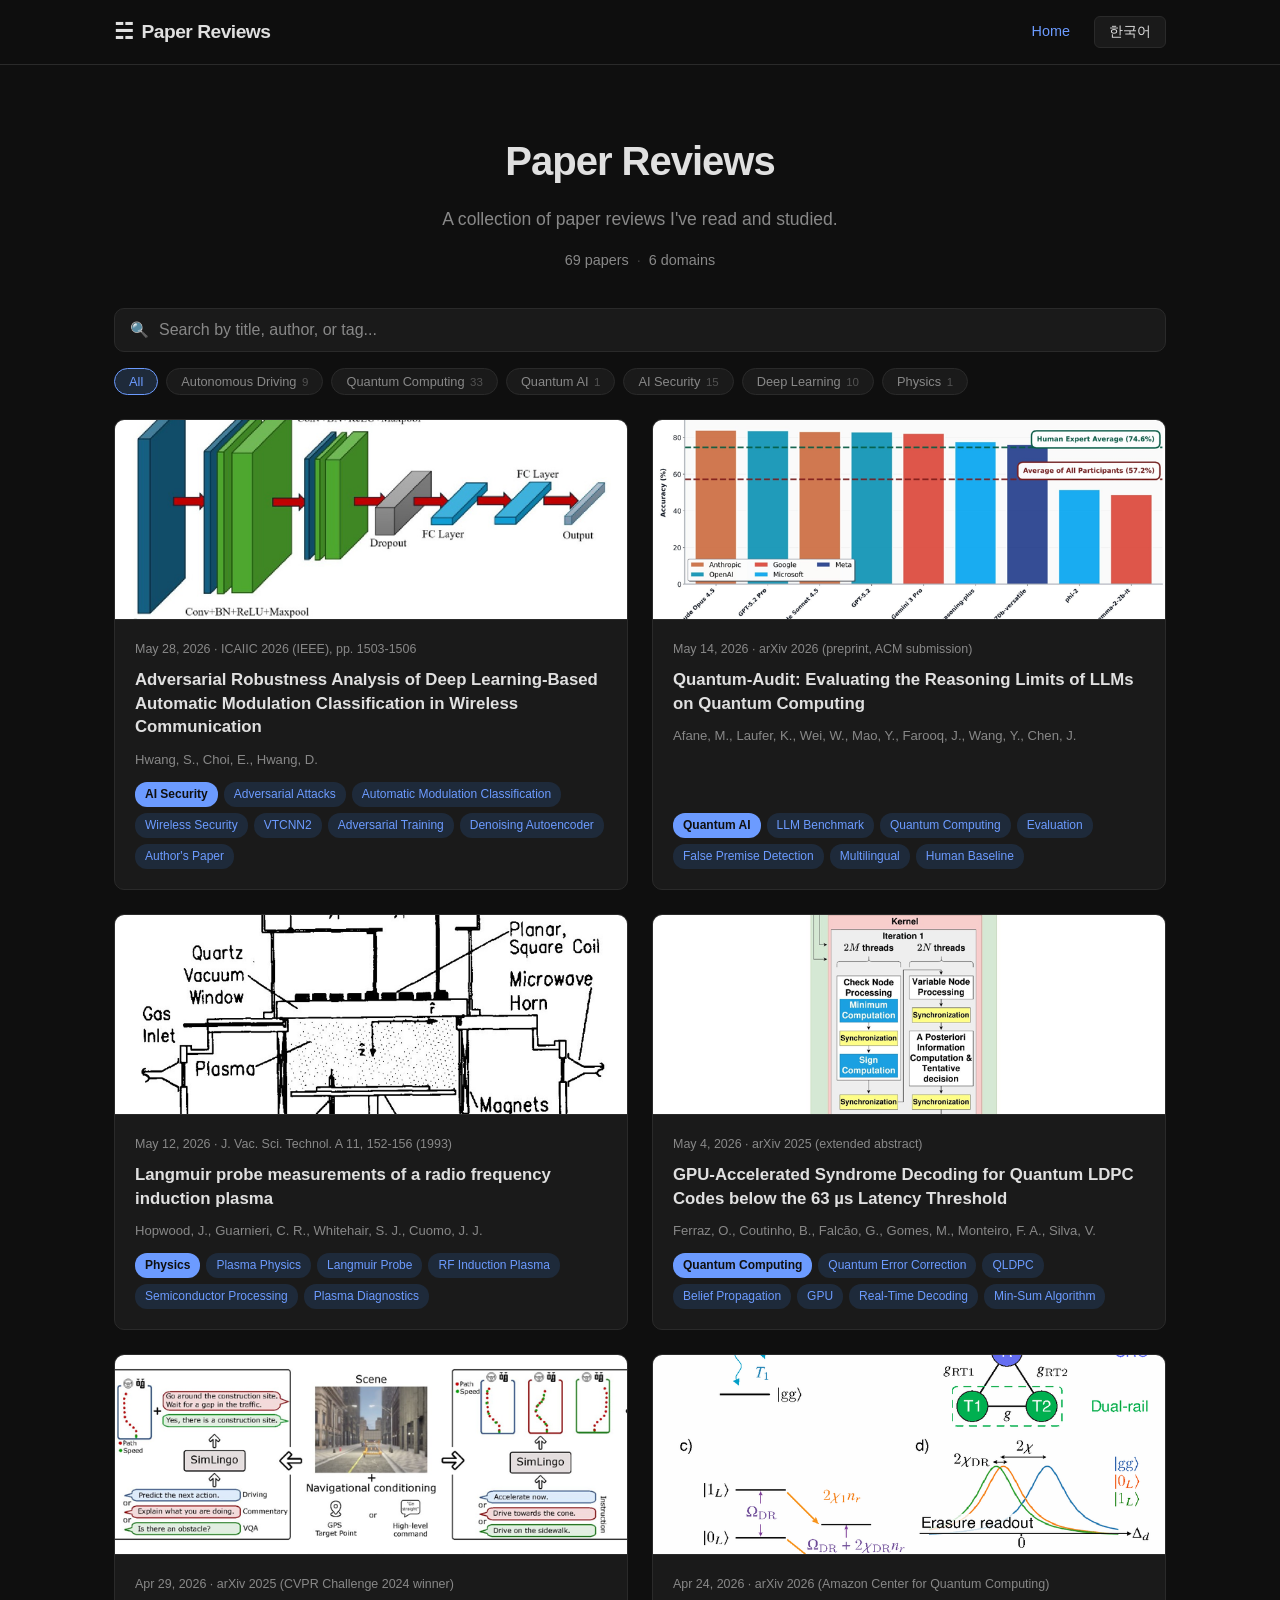
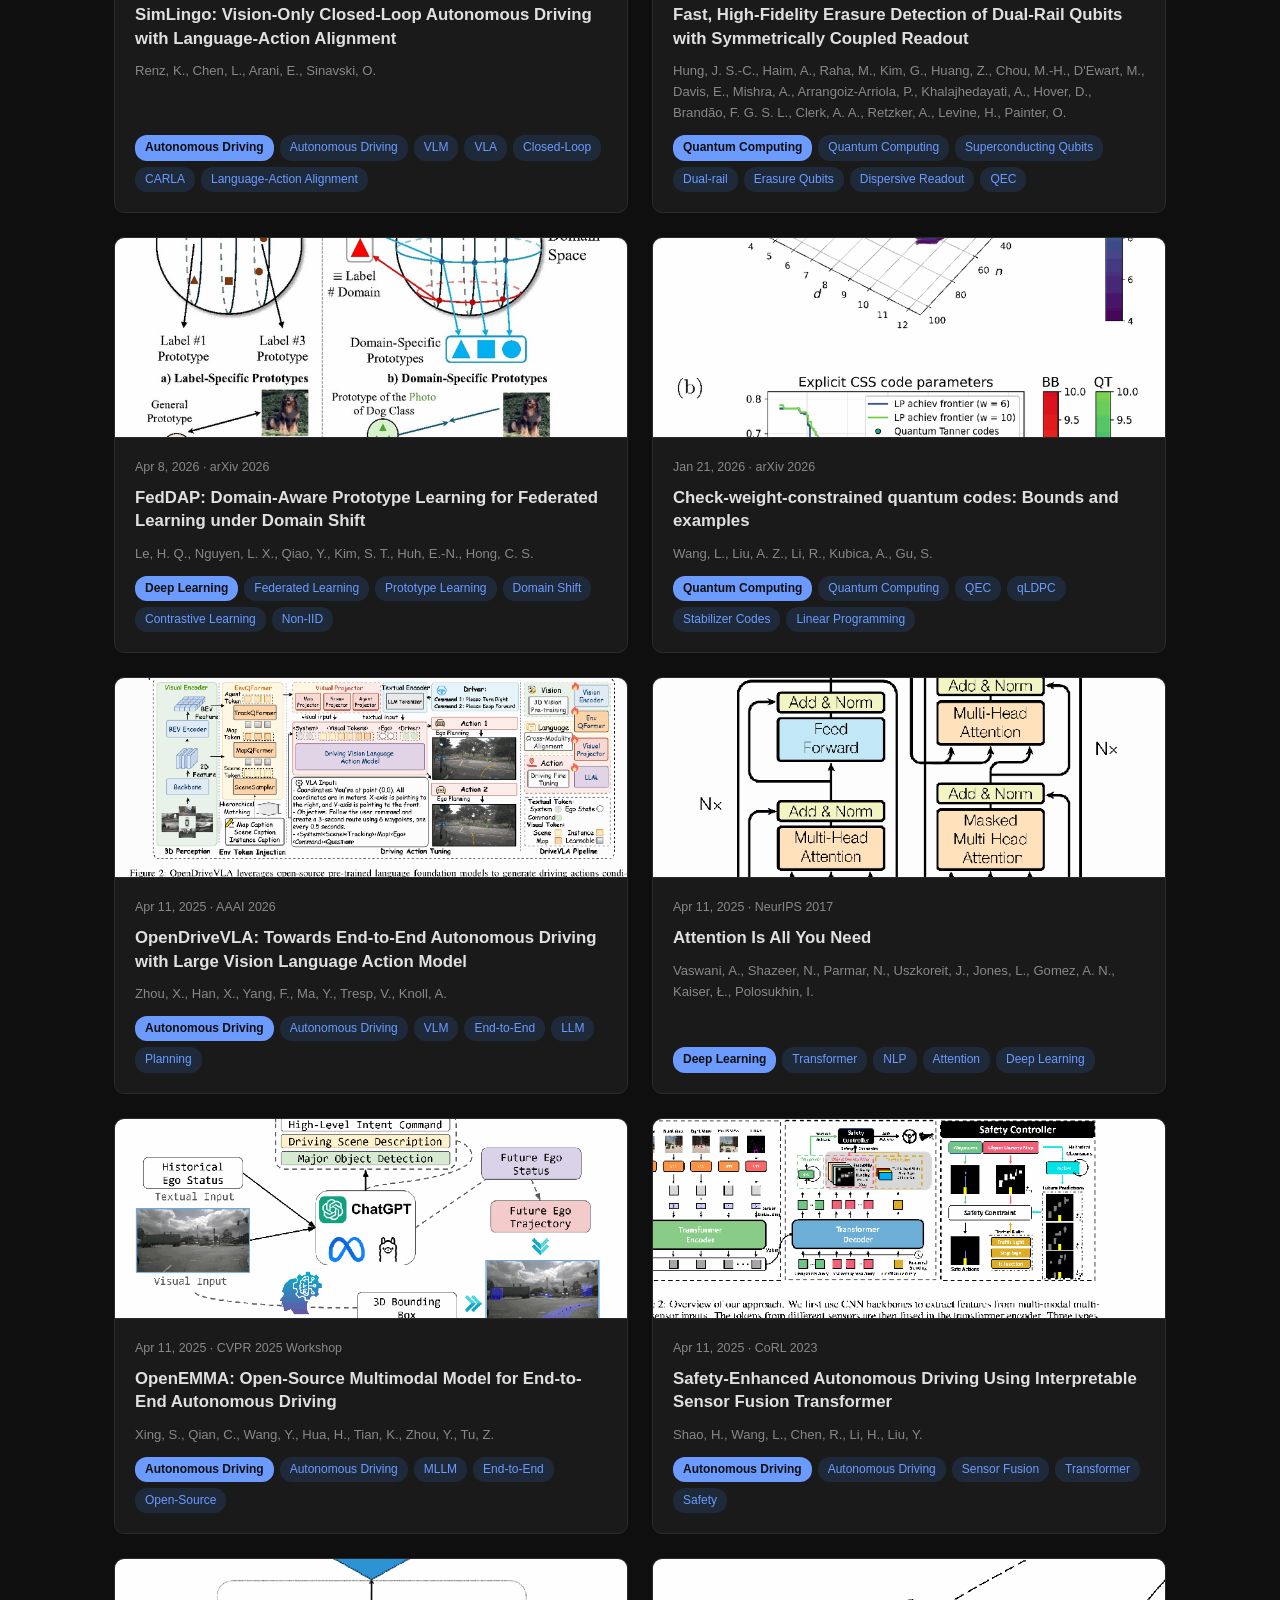
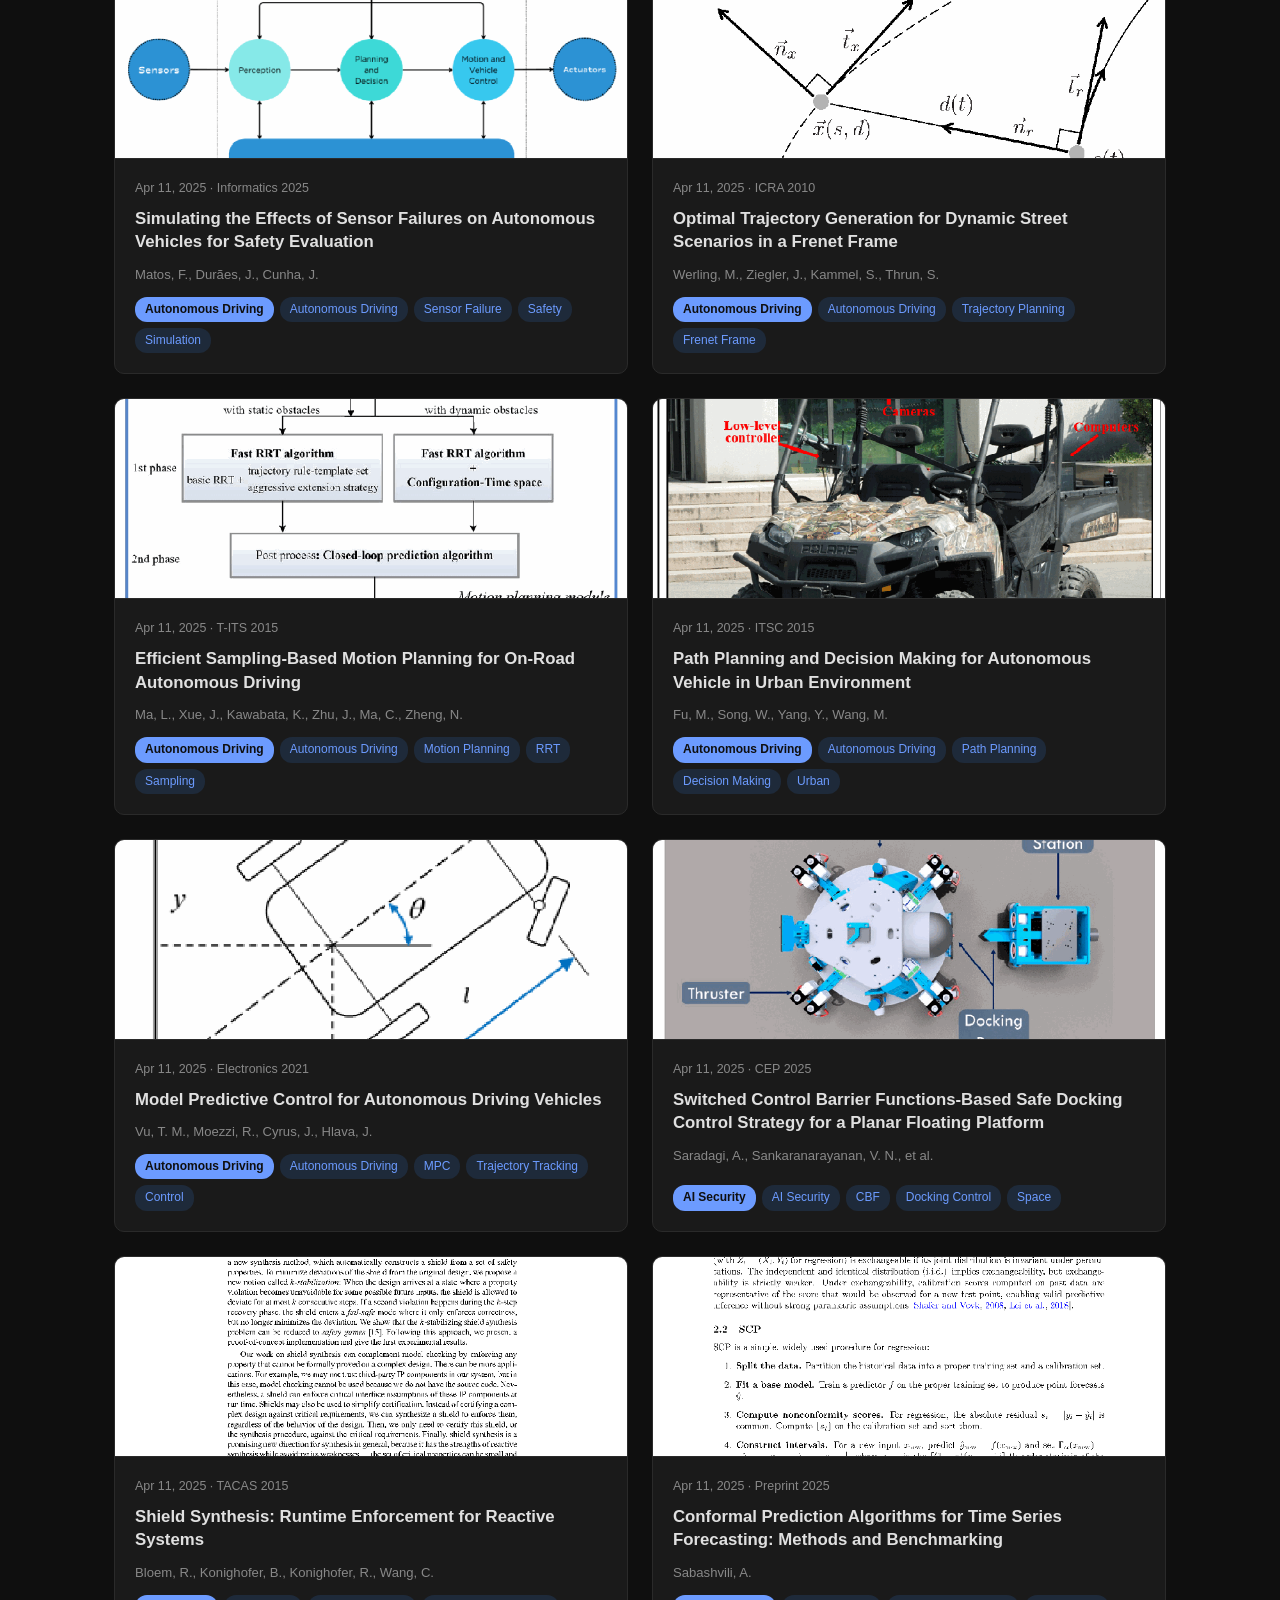
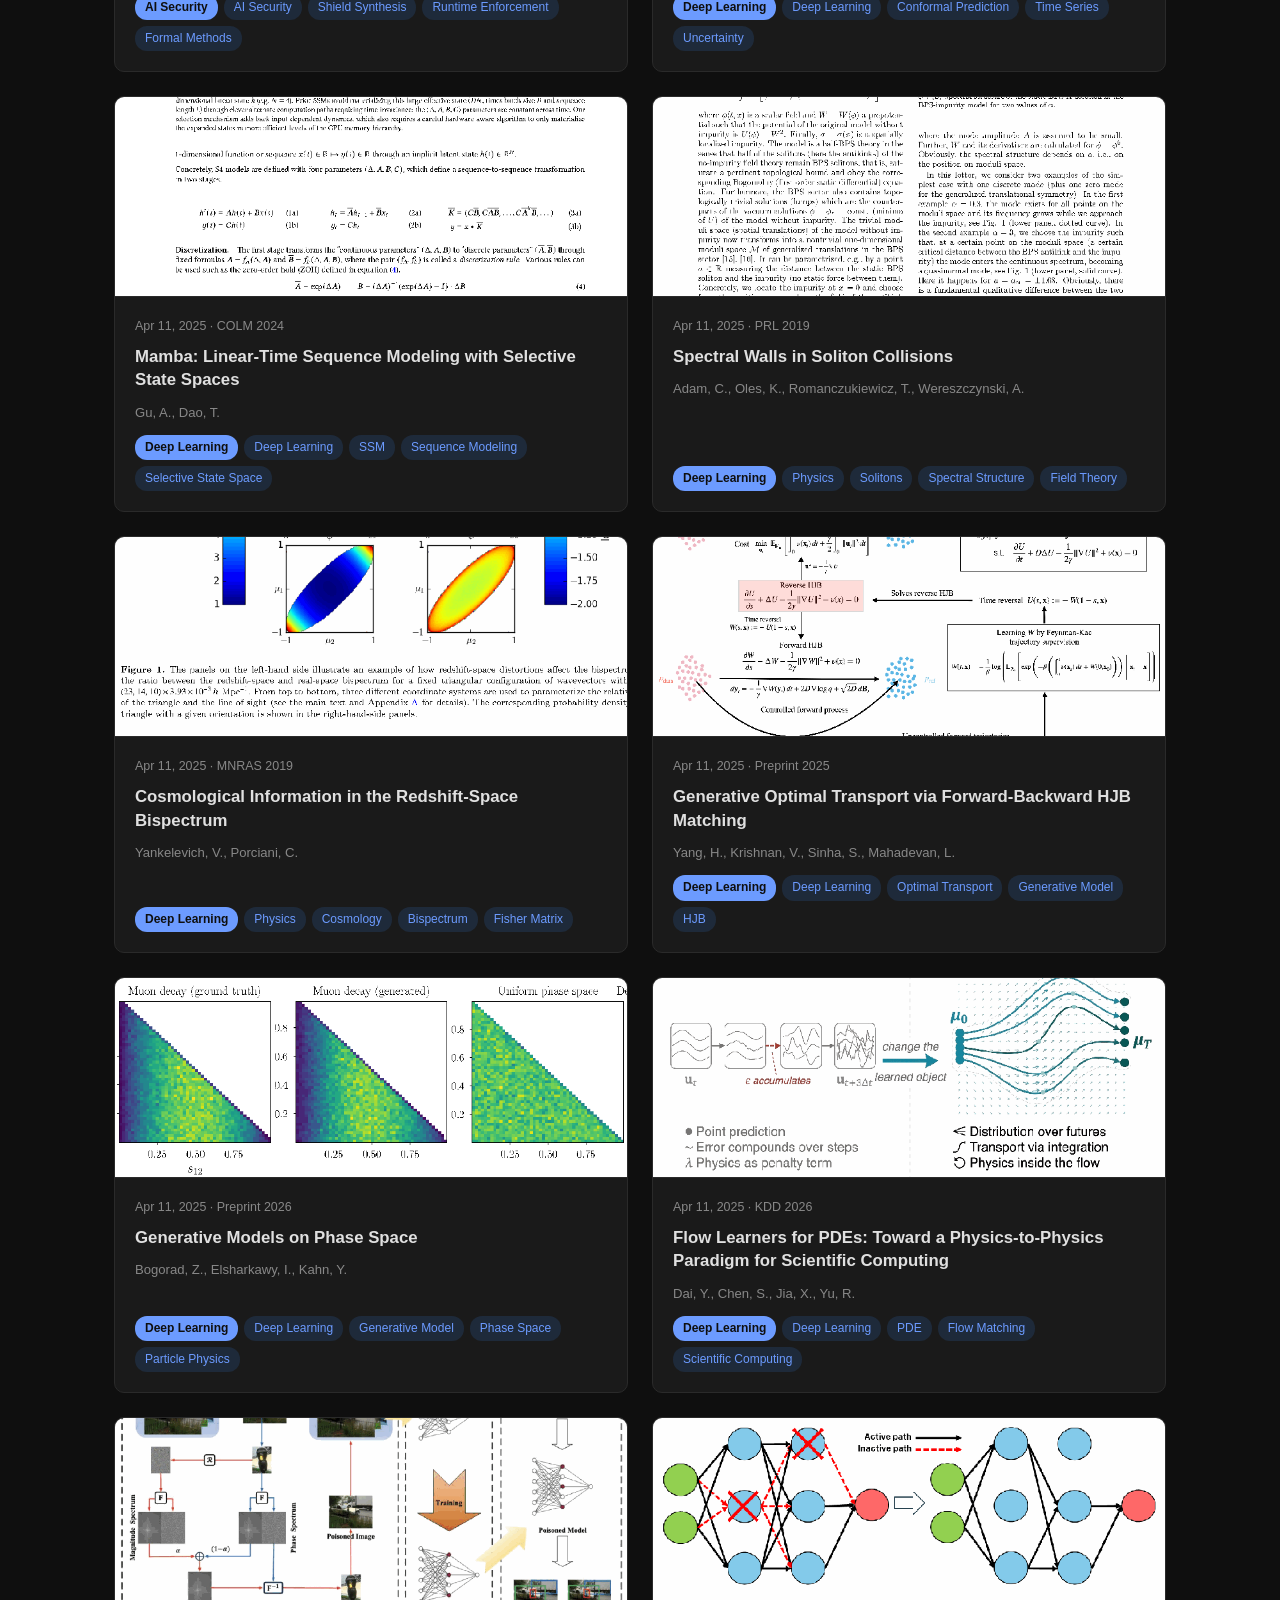
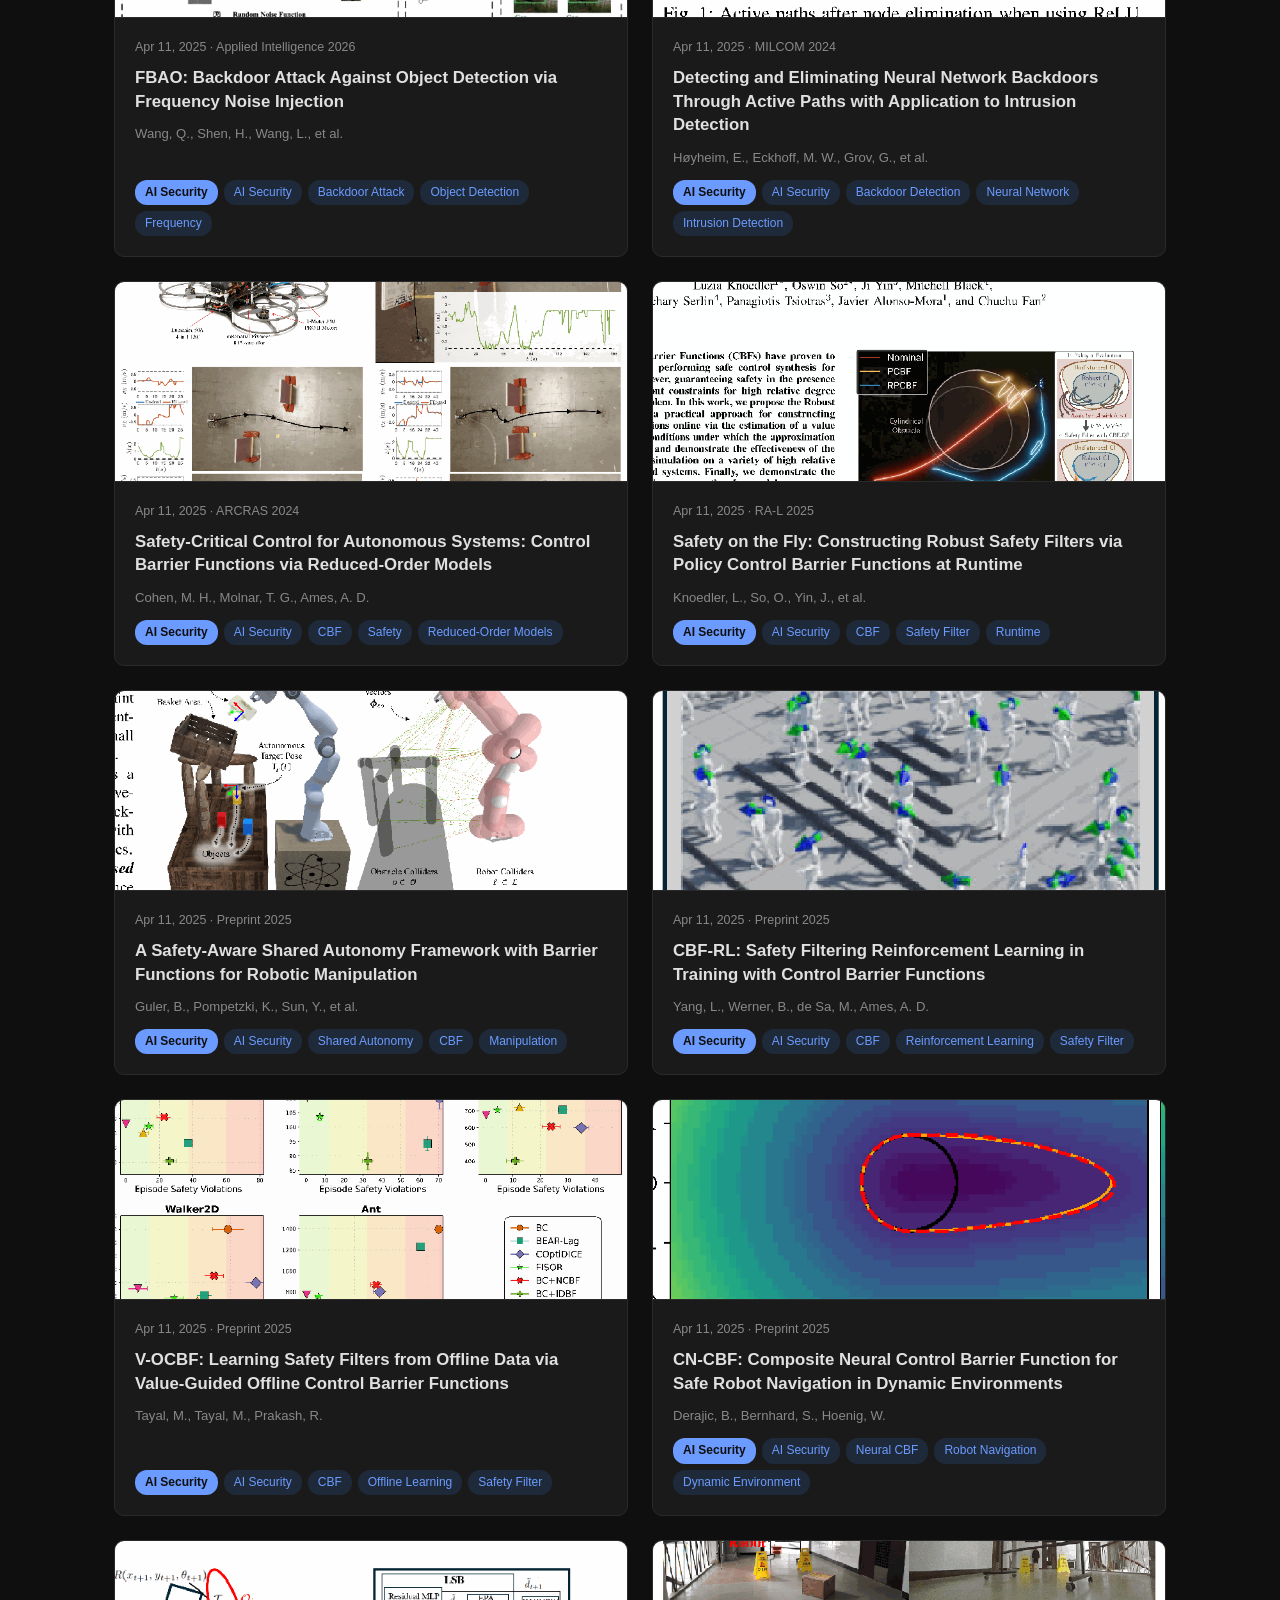
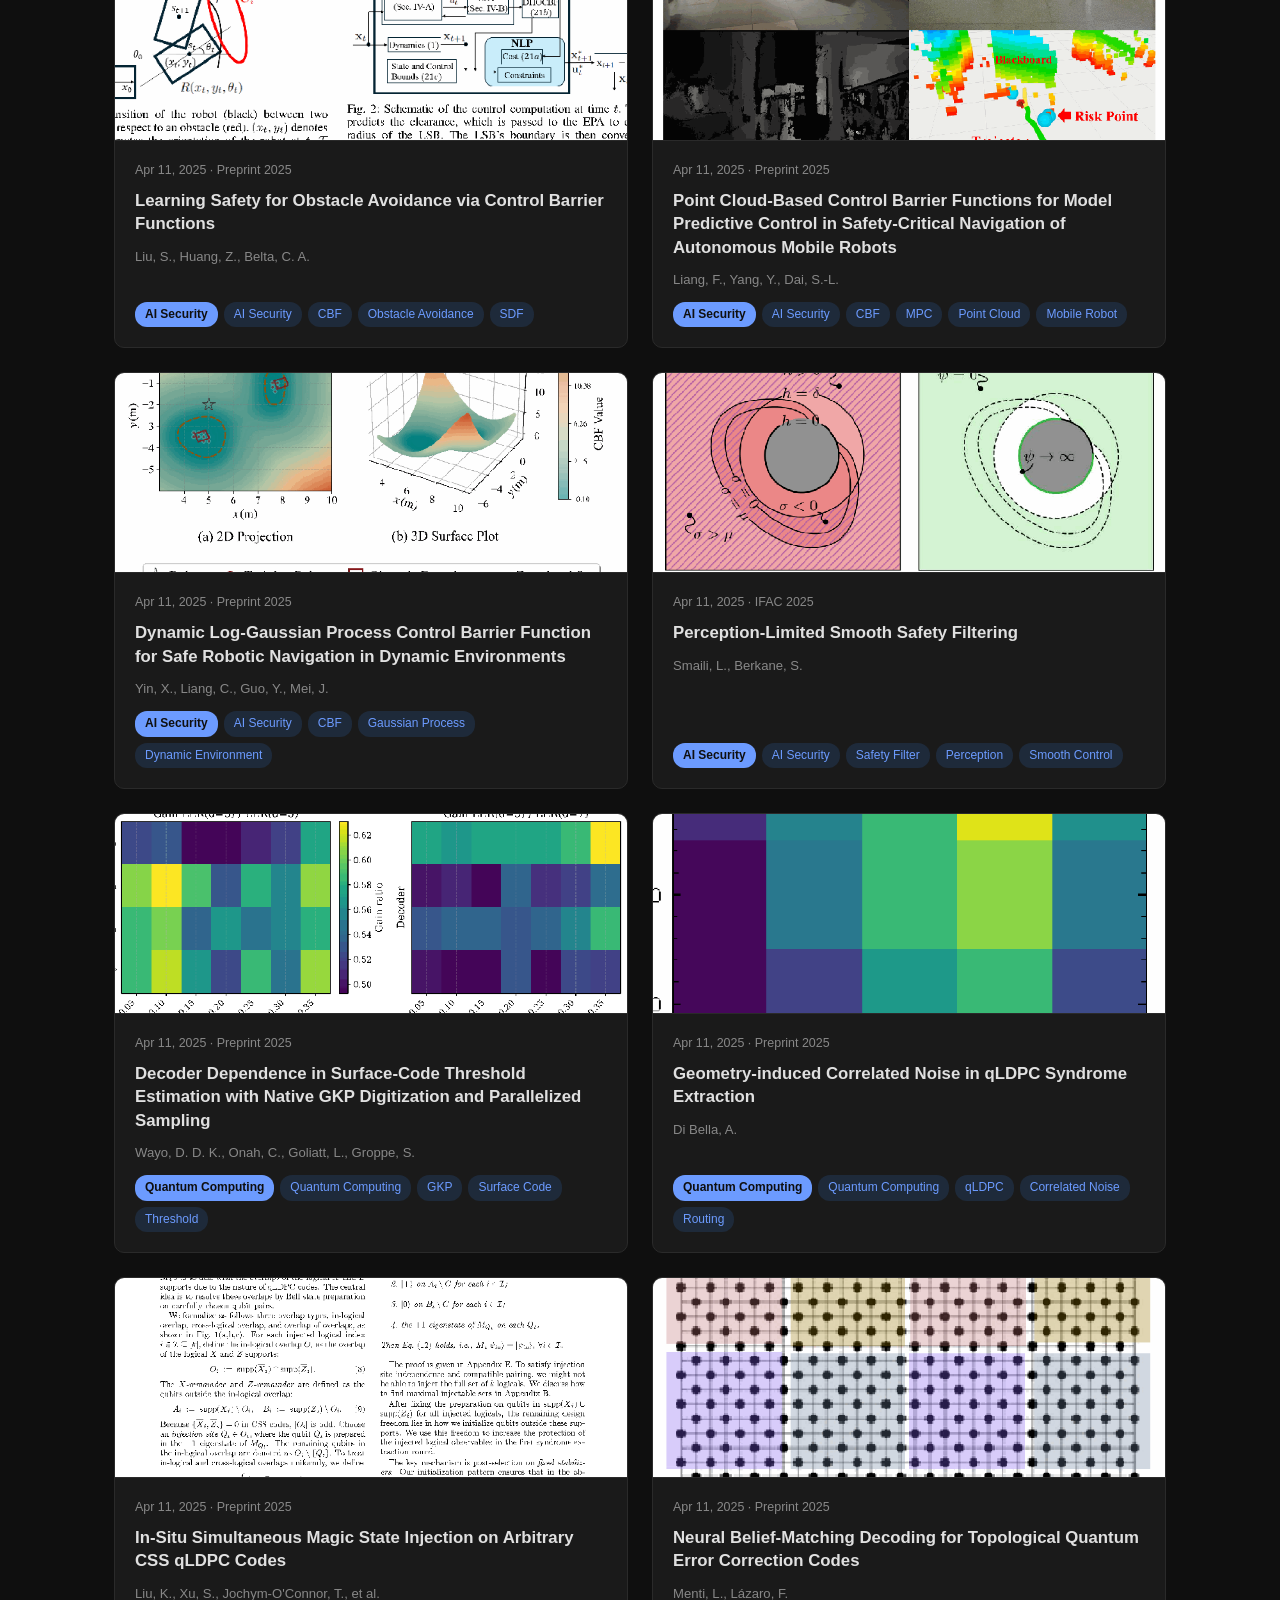
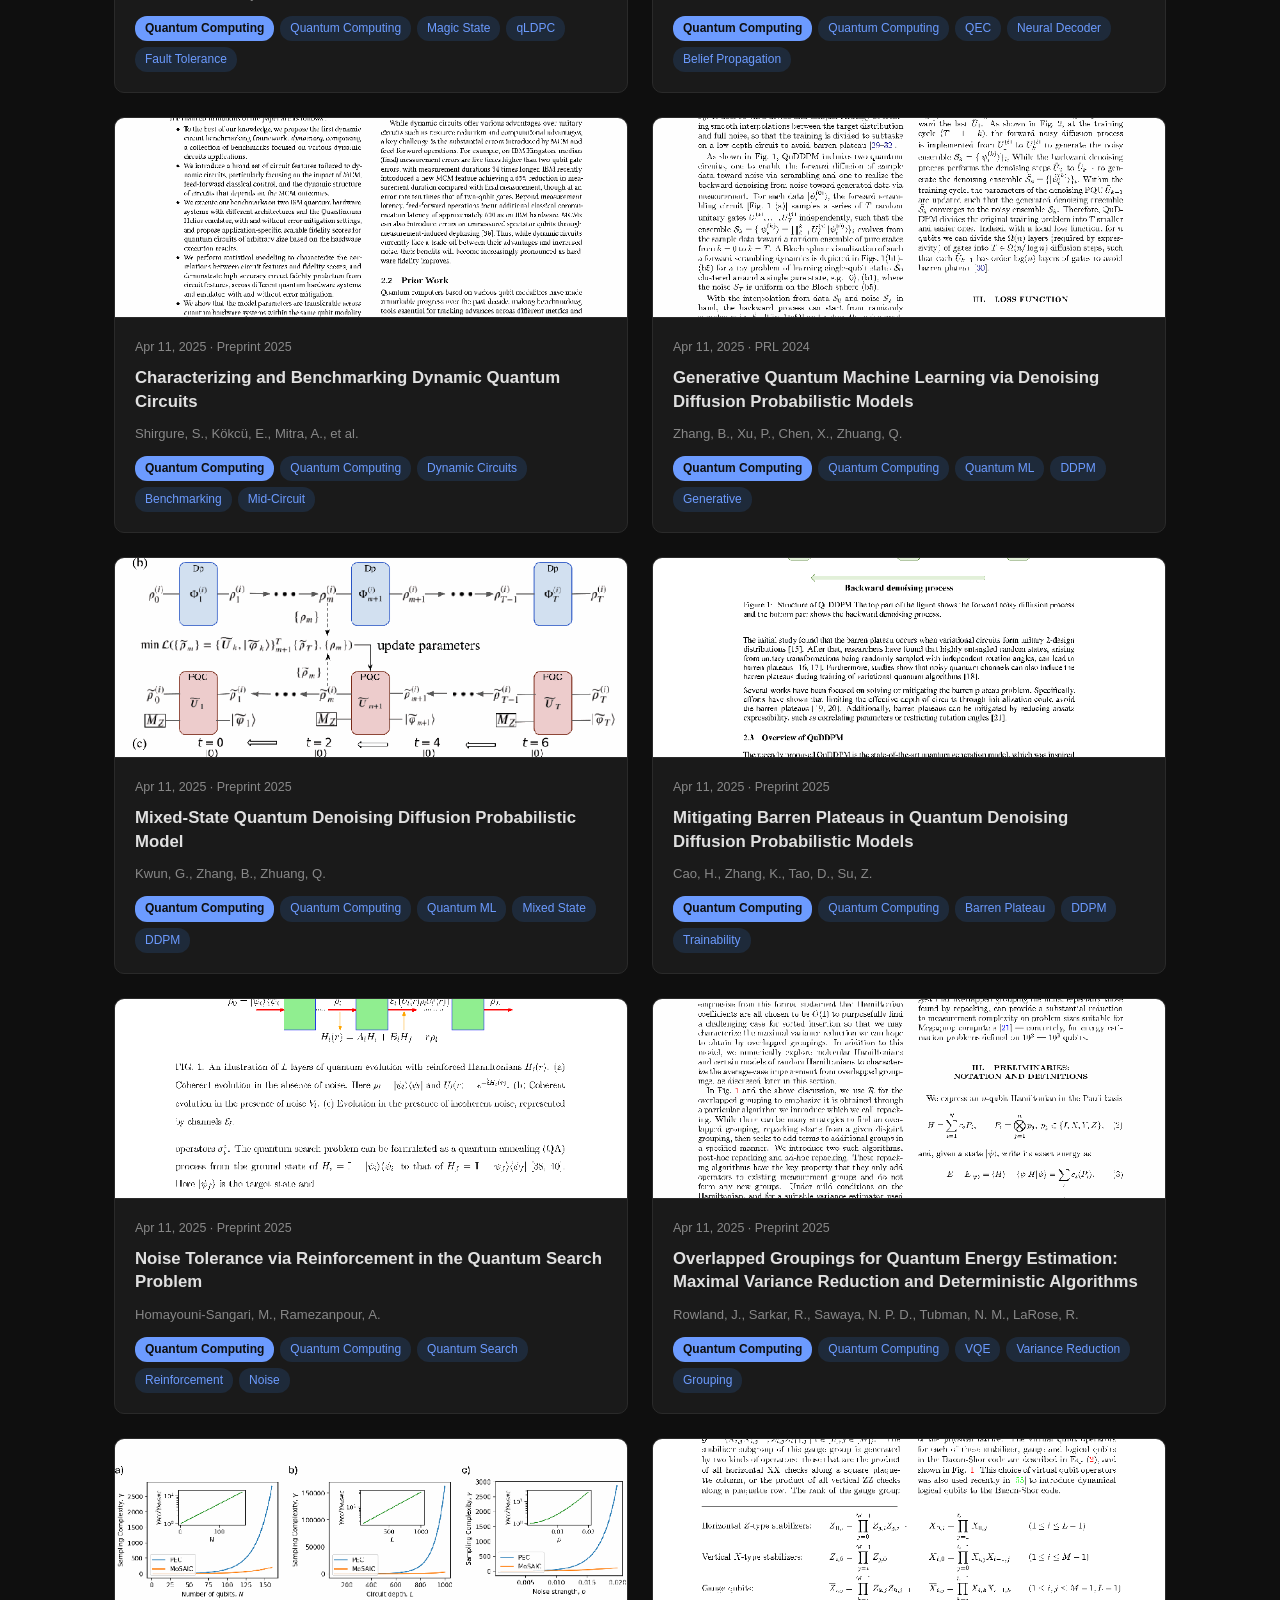
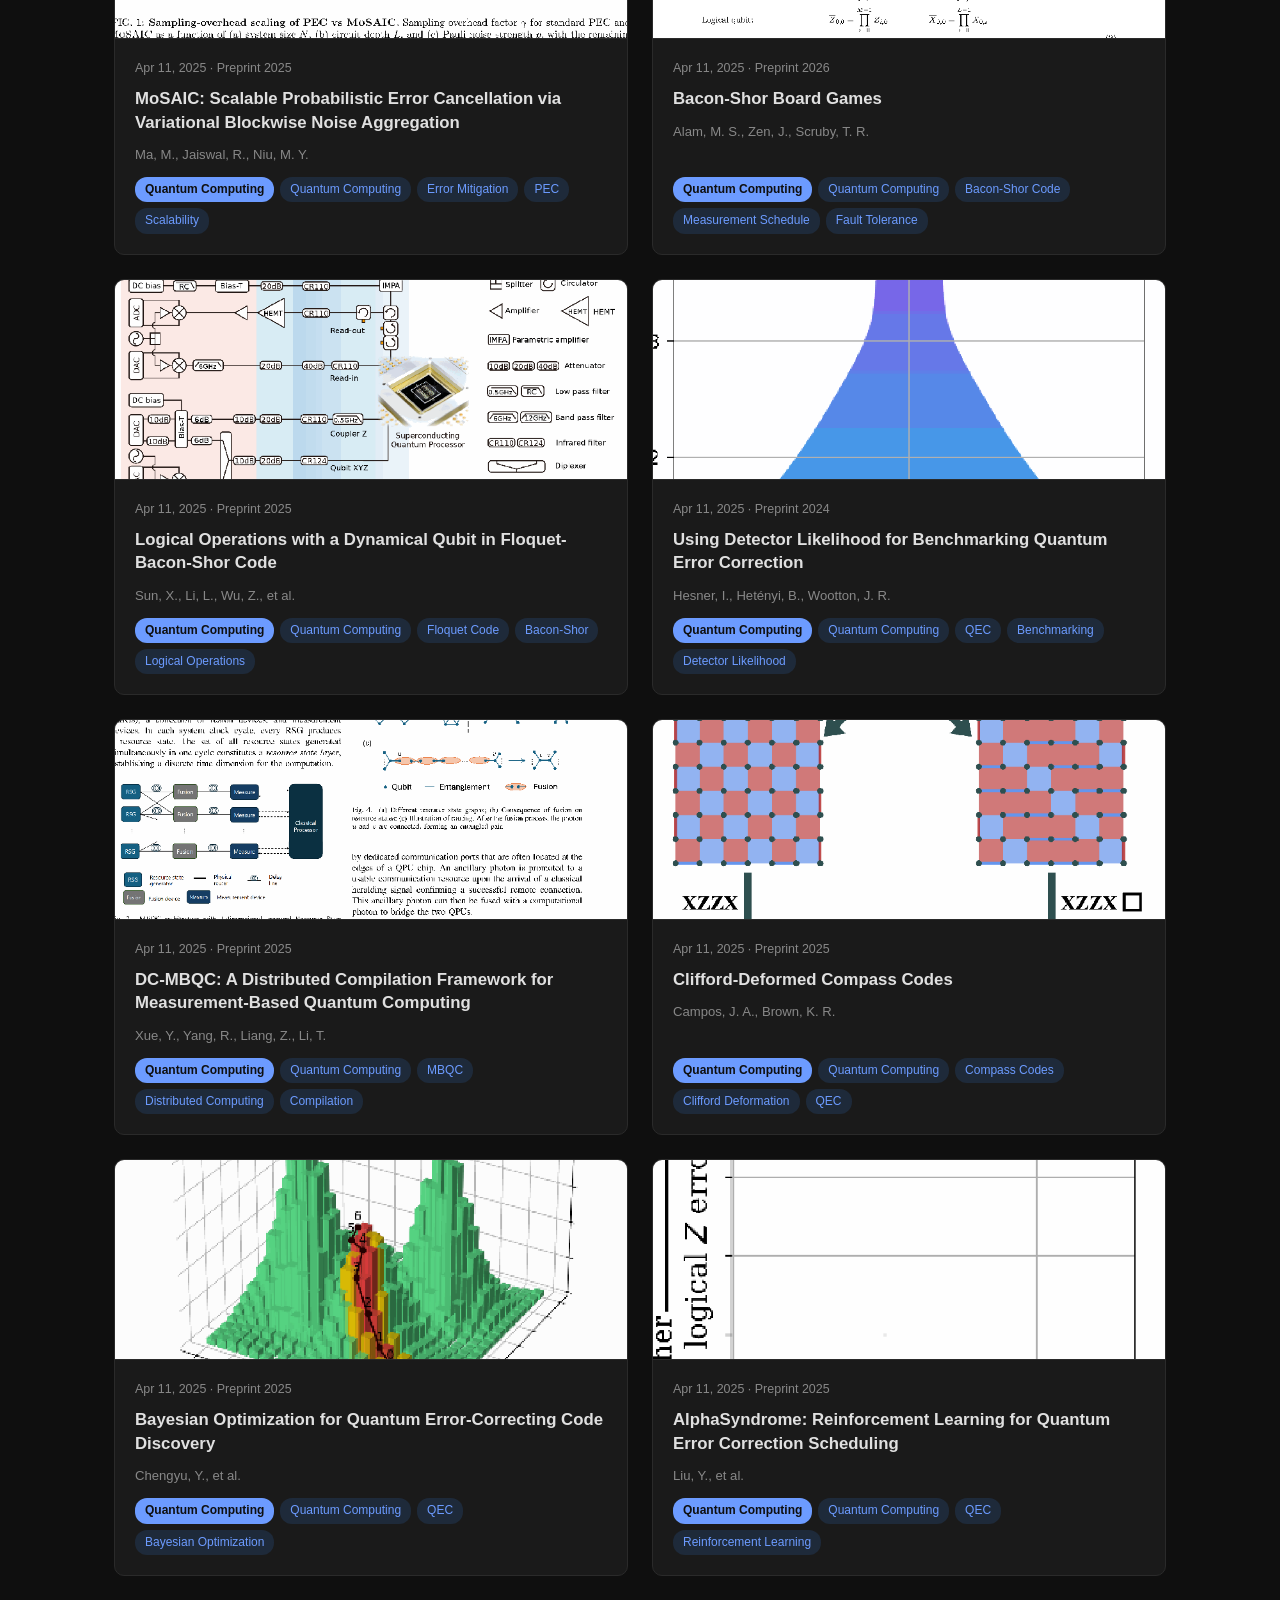
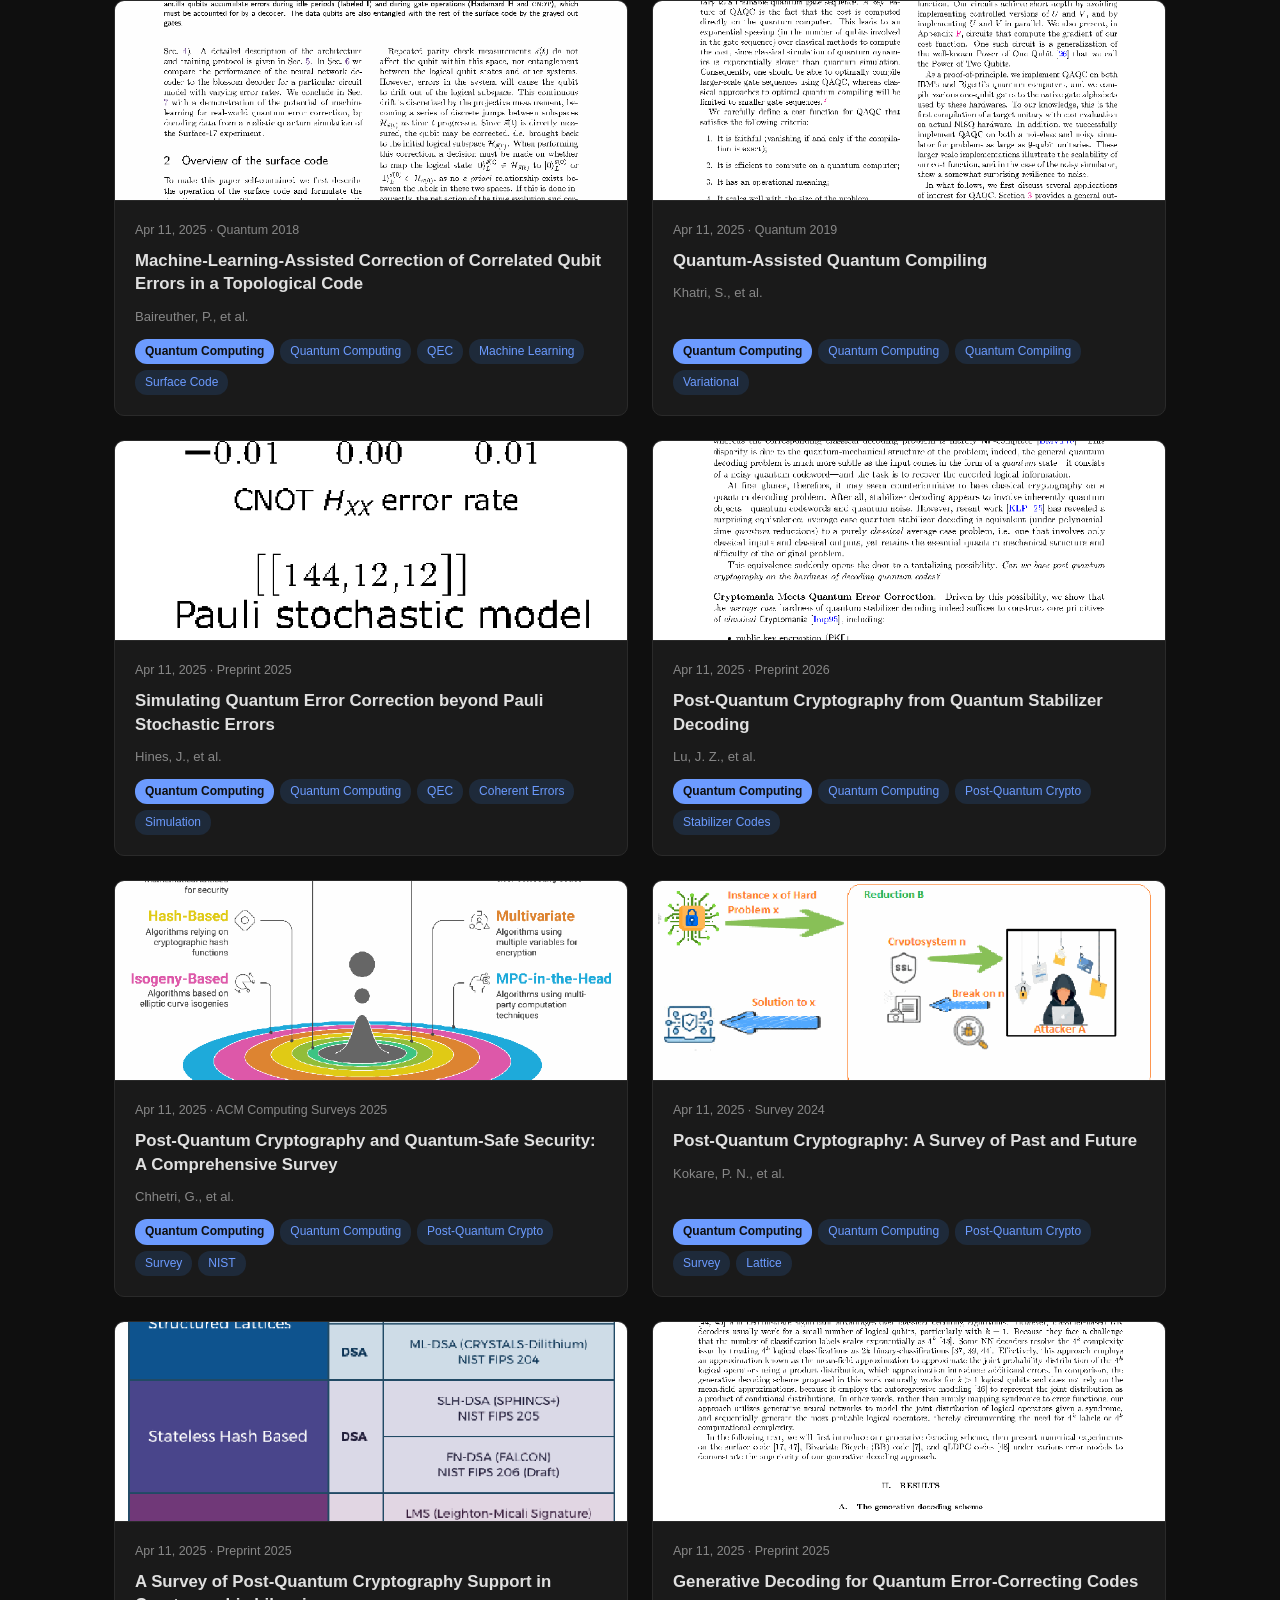
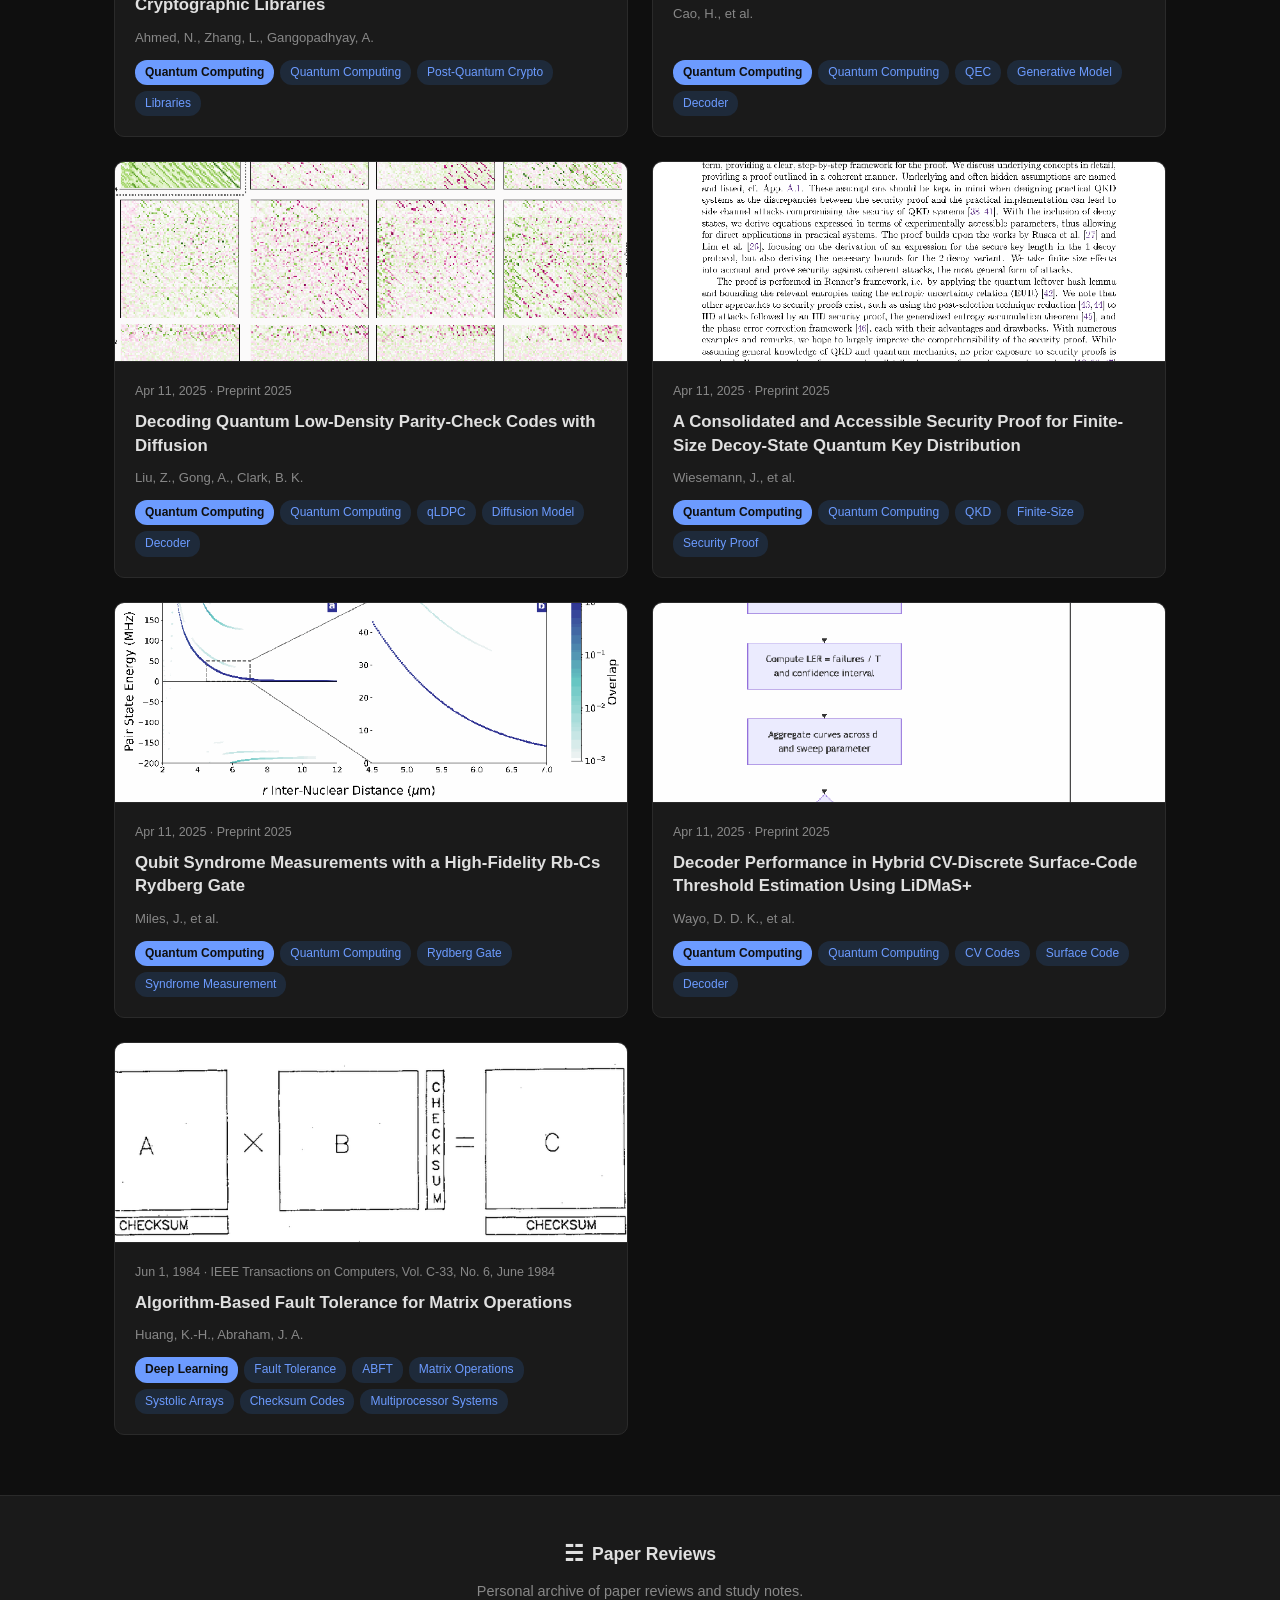
<file: index.html>
<!DOCTYPE html>
<html lang="en">
<head>
  <meta charset="UTF-8">
  <meta name="viewport" content="width=device-width, initial-scale=1.0">
  <meta name="description" content="Bilingual paper reviews by Sunjun Hwang — autonomous driving, quantum computing, AI security, and deep learning.">
  <meta name="keywords" content="paper review, autonomous driving, quantum computing, AI security, deep learning, research">
  <meta name="author" content="Sunjun Hwang">
  <meta property="og:title" content="Sunjun Hwang | Paper Review">
  <meta property="og:description" content="A bilingual collection of structured paper reviews in autonomous driving, quantum computing, AI security, and deep learning.">
  <meta property="og:type" content="website">
  <meta property="og:url" content="https://sjhwangpaper.com/">
  <title>Sunjun Hwang | Paper Review</title>
  <link rel="icon" type="image/png" href="images/favi/favicon.png">
  <link rel="canonical" href="https://sjhwangpaper.com/">
  <link rel="stylesheet" href="style.css">
</head>
<body>
  <header>
    <div class="header-inner">
      <a href="index.html" class="logo">
        <span class="logo-icon">&#9781;</span>
        <span>Paper Reviews</span>
      </a>
      <nav class="header-nav">
        <a href="index.html" class="nav-link active" data-en="Home" data-ko="홈">Home</a>
        <button id="lang-toggle" class="lang-btn" onclick="toggleLang()">한국어</button>
      </nav>
    </div>
  </header>

  <main>
    <section class="hero">
      <h1 data-en="Paper Reviews" data-ko="논문 리뷰">Paper Reviews</h1>
      <p data-en="A collection of paper reviews I've read and studied." data-ko="읽고 공부한 논문들의 리뷰 모음입니다.">A collection of paper reviews I've read and studied.</p>
      <div class="hero-stats" id="hero-stats"></div>
    </section>

    <section class="filters">
      <div class="search-box">
        <span class="search-icon">&#128269;</span>
        <input type="text" id="search" data-placeholder-en="Search by title, author, or tag..." data-placeholder-ko="제목, 저자, 태그로 검색..." placeholder="Search by title, author, or tag...">
      </div>
      <div class="tag-filters" id="tag-filters"></div>
    </section>

    <section class="paper-grid" id="paper-grid">
      <!-- Papers will be rendered here -->
    </section>
  </main>

  <footer>
    <div class="footer-inner">
      <div class="footer-brand">
        <span class="logo-icon">&#9781;</span>
        <span>Paper Reviews</span>
      </div>
      <p class="footer-desc" data-en="Personal archive of paper reviews and study notes." data-ko="논문 리뷰와 학습 노트를 정리한 개인 아카이브입니다.">Personal archive of paper reviews and study notes.</p>
      <div class="footer-links">
        <a href="https://www.sjhwang.com/" target="_blank" rel="noopener" class="footer-icon-item">
          <span class="footer-icon-circle">
            <svg viewBox="0 0 24 24" fill="none" stroke="currentColor" stroke-width="2" stroke-linecap="round" stroke-linejoin="round"><circle cx="12" cy="12" r="10"/><line x1="2" y1="12" x2="22" y2="12"/><path d="M12 2a15.3 15.3 0 0 1 4 10 15.3 15.3 0 0 1-4 10 15.3 15.3 0 0 1-4-10 15.3 15.3 0 0 1 4-10z"/></svg>
          </span>
          <span class="footer-icon-label">Site</span>
        </a>
        <a href="https://scholar.google.com/citations?user=6X2EVE0AAAAJ" target="_blank" rel="noopener" class="footer-icon-item">
          <span class="footer-icon-circle">
            <svg viewBox="0 0 24 24" fill="currentColor"><path d="M12 24a7 7 0 1 1 0-14 7 7 0 0 1 0 14zm0-3a4 4 0 1 0 0-8 4 4 0 0 0 0 8zM1 10L12 0l11 10h-4v2.07A8.96 8.96 0 0 0 12 9a8.96 8.96 0 0 0-7 3.07V10H1z"/></svg>
          </span>
          <span class="footer-icon-label">Scholar</span>
        </a>
        <a href="https://github.com/justinbrianhwang" target="_blank" rel="noopener" class="footer-icon-item">
          <span class="footer-icon-circle">
            <svg viewBox="0 0 24 24" fill="currentColor"><path d="M12 0C5.37 0 0 5.37 0 12c0 5.3 3.44 9.8 8.2 11.39.6.11.82-.26.82-.58v-2.03c-3.34.73-4.04-1.61-4.04-1.61-.55-1.39-1.34-1.76-1.34-1.76-1.09-.75.08-.73.08-.73 1.2.08 1.84 1.24 1.84 1.24 1.07 1.84 2.81 1.31 3.5 1 .1-.78.42-1.31.76-1.61-2.67-.3-5.47-1.33-5.47-5.93 0-1.31.47-2.38 1.24-3.22-.13-.3-.54-1.52.12-3.18 0 0 1.01-.32 3.3 1.23a11.5 11.5 0 0 1 6.02 0c2.3-1.55 3.3-1.23 3.3-1.23.66 1.66.24 2.88.12 3.18.77.84 1.24 1.91 1.24 3.22 0 4.61-2.81 5.63-5.48 5.92.43.37.81 1.1.81 2.22v3.29c0 .32.22.7.82.58A12.01 12.01 0 0 0 24 12c0-6.63-5.37-12-12-12z"/></svg>
          </span>
          <span class="footer-icon-label">GitHub</span>
        </a>
        <a href="https://www.linkedin.com/in/sunjunhwang/" target="_blank" rel="noopener" class="footer-icon-item">
          <span class="footer-icon-circle">
            <svg viewBox="0 0 24 24" fill="currentColor"><path d="M20.45 20.45h-3.55v-5.57c0-1.33-.02-3.04-1.85-3.04-1.85 0-2.14 1.45-2.14 2.94v5.67H9.36V9h3.41v1.56h.05c.48-.9 1.64-1.85 3.37-1.85 3.6 0 4.27 2.37 4.27 5.46v6.28zM5.34 7.43a2.06 2.06 0 1 1 0-4.12 2.06 2.06 0 0 1 0 4.12zM7.12 20.45H3.56V9h3.56v11.45zM22.22 0H1.77C.79 0 0 .77 0 1.72v20.56C0 23.23.79 24 1.77 24h20.45c.98 0 1.78-.77 1.78-1.72V1.72C24 .77 23.2 0 22.22 0z"/></svg>
          </span>
          <span class="footer-icon-label">LinkedIn</span>
        </a>
        <a href="https://www.youtube.com/@sjquantumprof" target="_blank" rel="noopener" class="footer-icon-item">
          <span class="footer-icon-circle">
            <svg viewBox="0 0 24 24" fill="currentColor"><path d="M23.5 6.19a3.02 3.02 0 0 0-2.12-2.14C19.5 3.5 12 3.5 12 3.5s-7.5 0-9.38.55A3.02 3.02 0 0 0 .5 6.19 31.6 31.6 0 0 0 0 12a31.6 31.6 0 0 0 .5 5.81 3.02 3.02 0 0 0 2.12 2.14c1.88.55 9.38.55 9.38.55s7.5 0 9.38-.55a3.02 3.02 0 0 0 2.12-2.14A31.6 31.6 0 0 0 24 12a31.6 31.6 0 0 0-.5-5.81zM9.55 15.57V8.43L15.82 12l-6.27 3.57z"/></svg>
          </span>
          <span class="footer-icon-label">YouTube</span>
        </a>
        <a href="https://www.instagram.com/jun_bri0123/" target="_blank" rel="noopener" class="footer-icon-item">
          <span class="footer-icon-circle">
            <svg viewBox="0 0 24 24" fill="currentColor"><path d="M12 2.16c3.2 0 3.58.01 4.85.07 1.17.05 1.97.25 2.43.41.61.24 1.05.52 1.51.98.46.46.74.9.98 1.51.16.46.36 1.26.41 2.43.06 1.27.07 1.65.07 4.85s-.01 3.58-.07 4.85c-.05 1.17-.25 1.97-.41 2.43a4.06 4.06 0 0 1-.98 1.51c-.46.46-.9.74-1.51.98-.46.16-1.26.36-2.43.41-1.27.06-1.65.07-4.85.07s-3.58-.01-4.85-.07c-1.17-.05-1.97-.25-2.43-.41a4.06 4.06 0 0 1-1.51-.98 4.06 4.06 0 0 1-.98-1.51c-.16-.46-.36-1.26-.41-2.43C2.17 15.58 2.16 15.2 2.16 12s.01-3.58.07-4.85c.05-1.17.25-1.97.41-2.43.24-.61.52-1.05.98-1.51.46-.46.9-.74 1.51-.98.46-.16 1.26-.36 2.43-.41C8.42 2.17 8.8 2.16 12 2.16zM12 0C8.74 0 8.33.01 7.05.07 5.78.13 4.9.33 4.14.63a5.87 5.87 0 0 0-2.13 1.38A5.87 5.87 0 0 0 .63 4.14C.33 4.9.13 5.78.07 7.05.01 8.33 0 8.74 0 12s.01 3.67.07 4.95c.06 1.27.26 2.15.56 2.91.31.79.72 1.47 1.38 2.13a5.87 5.87 0 0 0 2.13 1.38c.76.3 1.64.5 2.91.56C8.33 23.99 8.74 24 12 24s3.67-.01 4.95-.07c1.27-.06 2.15-.26 2.91-.56a5.87 5.87 0 0 0 2.13-1.38 5.87 5.87 0 0 0 1.38-2.13c.3-.76.5-1.64.56-2.91.06-1.28.07-1.69.07-4.95s-.01-3.67-.07-4.95c-.06-1.27-.26-2.15-.56-2.91a5.87 5.87 0 0 0-1.38-2.13A5.87 5.87 0 0 0 19.86.63C19.1.33 18.22.13 16.95.07 15.67.01 15.26 0 12 0zm0 5.84a6.16 6.16 0 1 0 0 12.32 6.16 6.16 0 0 0 0-12.32zM12 16a4 4 0 1 1 0-8 4 4 0 0 1 0 8zm6.41-11.85a1.44 1.44 0 1 0 0 2.88 1.44 1.44 0 0 0 0-2.88z"/></svg>
          </span>
          <span class="footer-icon-label">Instagram</span>
        </a>
        <a href="https://orcid.org/0009-0007-5173-2876" target="_blank" rel="noopener" class="footer-icon-item">
          <span class="footer-icon-circle">
            <svg viewBox="0 0 24 24" fill="currentColor"><path d="M12 0C5.37 0 0 5.37 0 12s5.37 12 12 12 12-5.37 12-12S18.63 0 12 0zM8.09 5.83a.86.86 0 1 1 0 1.72.86.86 0 0 1 0-1.72zM7.41 9.13h1.35v8.7H7.41v-8.7zm3.87 0h3.63c3.55 0 5.25 2.27 5.25 4.35s-1.7 4.35-5.16 4.35h-3.72v-8.7zm1.35 1.17v6.37h2.22c2.85 0 3.93-1.67 3.93-3.19s-1.08-3.18-3.84-3.18h-2.31z"/></svg>
          </span>
          <span class="footer-icon-label">ORCID</span>
        </a>
        <a href="https://sjhwangresearch.com/" target="_blank" rel="noopener" class="footer-icon-item">
          <span class="footer-icon-circle">
            <svg viewBox="0 0 24 24" fill="none" stroke="currentColor" stroke-width="2" stroke-linecap="round" stroke-linejoin="round"><path d="M2 3h6a4 4 0 0 1 4 4v14a3 3 0 0 0-3-3H2z"/><path d="M22 3h-6a4 4 0 0 0-4 4v14a3 3 0 0 1 3-3h7z"/></svg>
          </span>
          <span class="footer-icon-label">Research</span>
        </a>
        <a href="https://www.sjhwangcv.com/" target="_blank" rel="noopener" class="footer-icon-item">
          <span class="footer-icon-circle">
            <svg viewBox="0 0 24 24" fill="none" stroke="currentColor" stroke-width="2" stroke-linecap="round" stroke-linejoin="round"><path d="M14 2H6a2 2 0 0 0-2 2v16a2 2 0 0 0 2 2h12a2 2 0 0 0 2-2V8z"/><polyline points="14 2 14 8 20 8"/><line x1="16" y1="13" x2="8" y2="13"/><line x1="16" y1="17" x2="8" y2="17"/><polyline points="10 9 9 9 8 9"/></svg>
          </span>
          <span class="footer-icon-label">CV</span>
        </a>
      </div>
    </div>
  </footer>

  <script src="papers/data.js"></script>
  <script src="script.js"></script>
</body>
</html>
</file>
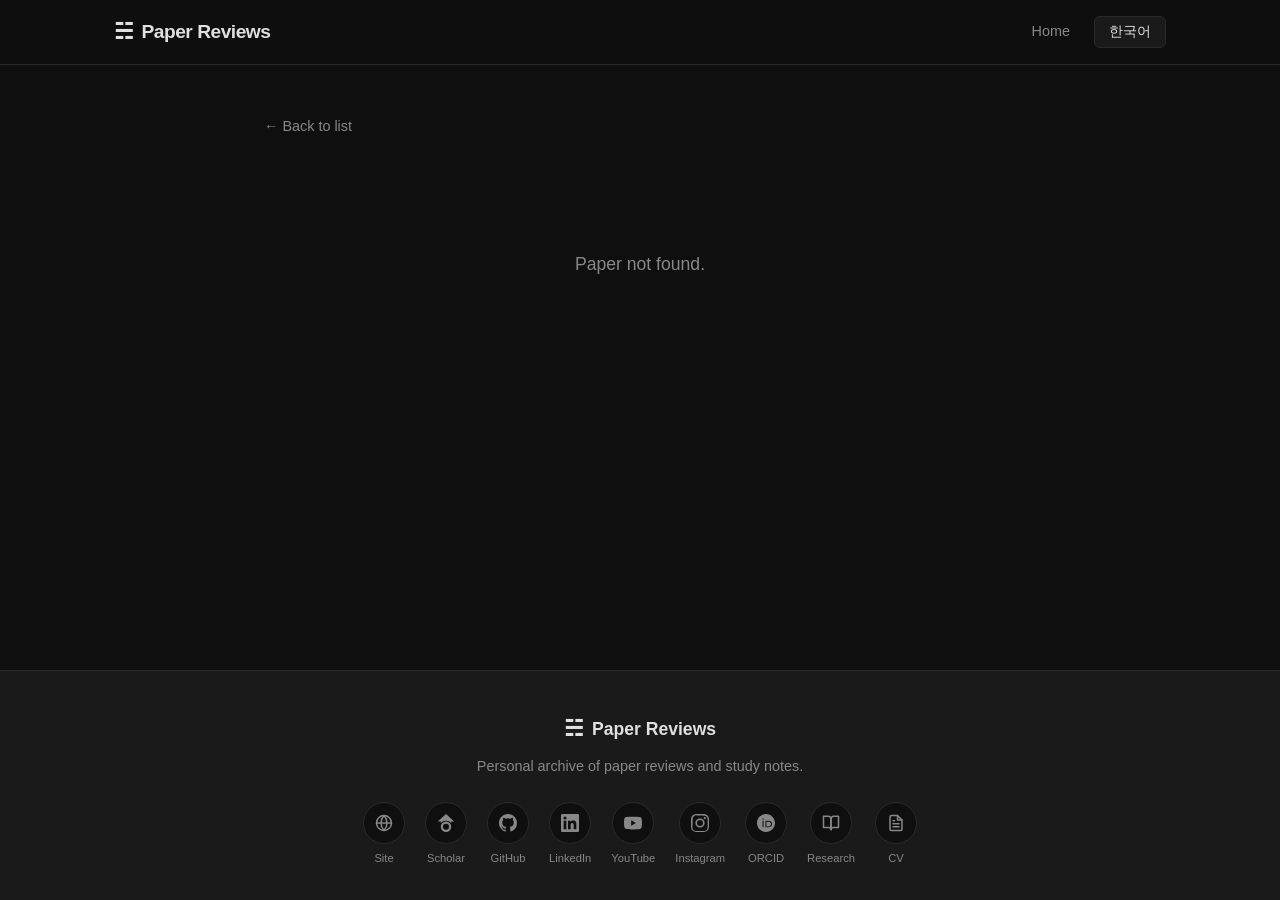
<file: paper.html>
<!DOCTYPE html>
<html lang="en">
<head>
  <meta charset="UTF-8">
  <meta name="viewport" content="width=device-width, initial-scale=1.0">
  <title>Sunjun Hwang | Paper Review</title>
  <link rel="icon" type="image/png" href="images/favi/favicon.png">
  <link rel="stylesheet" href="style.css">
</head>
<body>
  <header>
    <div class="header-inner">
      <a href="index.html" class="logo">
        <span class="logo-icon">&#9781;</span>
        <span>Paper Reviews</span>
      </a>
      <nav class="header-nav">
        <a href="index.html" class="nav-link" data-en="Home" data-ko="홈">Home</a>
        <button id="lang-toggle" class="lang-btn" onclick="toggleLang()">한국어</button>
      </nav>
    </div>
  </header>

  <main>
    <article class="paper-detail" id="paper-detail">
      <!-- Paper detail will be rendered here -->
    </article>
  </main>

  <footer>
    <div class="footer-inner">
      <div class="footer-brand">
        <span class="logo-icon">&#9781;</span>
        <span>Paper Reviews</span>
      </div>
      <p class="footer-desc" data-en="Personal archive of paper reviews and study notes." data-ko="논문 리뷰와 학습 노트를 정리한 개인 아카이브입니다.">Personal archive of paper reviews and study notes.</p>
      <div class="footer-links">
        <a href="https://www.sjhwang.com/" target="_blank" rel="noopener" class="footer-icon-item">
          <span class="footer-icon-circle">
            <svg viewBox="0 0 24 24" fill="none" stroke="currentColor" stroke-width="2" stroke-linecap="round" stroke-linejoin="round"><circle cx="12" cy="12" r="10"/><line x1="2" y1="12" x2="22" y2="12"/><path d="M12 2a15.3 15.3 0 0 1 4 10 15.3 15.3 0 0 1-4 10 15.3 15.3 0 0 1-4-10 15.3 15.3 0 0 1 4-10z"/></svg>
          </span>
          <span class="footer-icon-label">Site</span>
        </a>
        <a href="https://scholar.google.com/citations?user=6X2EVE0AAAAJ" target="_blank" rel="noopener" class="footer-icon-item">
          <span class="footer-icon-circle">
            <svg viewBox="0 0 24 24" fill="currentColor"><path d="M12 24a7 7 0 1 1 0-14 7 7 0 0 1 0 14zm0-3a4 4 0 1 0 0-8 4 4 0 0 0 0 8zM1 10L12 0l11 10h-4v2.07A8.96 8.96 0 0 0 12 9a8.96 8.96 0 0 0-7 3.07V10H1z"/></svg>
          </span>
          <span class="footer-icon-label">Scholar</span>
        </a>
        <a href="https://github.com/justinbrianhwang" target="_blank" rel="noopener" class="footer-icon-item">
          <span class="footer-icon-circle">
            <svg viewBox="0 0 24 24" fill="currentColor"><path d="M12 0C5.37 0 0 5.37 0 12c0 5.3 3.44 9.8 8.2 11.39.6.11.82-.26.82-.58v-2.03c-3.34.73-4.04-1.61-4.04-1.61-.55-1.39-1.34-1.76-1.34-1.76-1.09-.75.08-.73.08-.73 1.2.08 1.84 1.24 1.84 1.24 1.07 1.84 2.81 1.31 3.5 1 .1-.78.42-1.31.76-1.61-2.67-.3-5.47-1.33-5.47-5.93 0-1.31.47-2.38 1.24-3.22-.13-.3-.54-1.52.12-3.18 0 0 1.01-.32 3.3 1.23a11.5 11.5 0 0 1 6.02 0c2.3-1.55 3.3-1.23 3.3-1.23.66 1.66.24 2.88.12 3.18.77.84 1.24 1.91 1.24 3.22 0 4.61-2.81 5.63-5.48 5.92.43.37.81 1.1.81 2.22v3.29c0 .32.22.7.82.58A12.01 12.01 0 0 0 24 12c0-6.63-5.37-12-12-12z"/></svg>
          </span>
          <span class="footer-icon-label">GitHub</span>
        </a>
        <a href="https://www.linkedin.com/in/sunjunhwang/" target="_blank" rel="noopener" class="footer-icon-item">
          <span class="footer-icon-circle">
            <svg viewBox="0 0 24 24" fill="currentColor"><path d="M20.45 20.45h-3.55v-5.57c0-1.33-.02-3.04-1.85-3.04-1.85 0-2.14 1.45-2.14 2.94v5.67H9.36V9h3.41v1.56h.05c.48-.9 1.64-1.85 3.37-1.85 3.6 0 4.27 2.37 4.27 5.46v6.28zM5.34 7.43a2.06 2.06 0 1 1 0-4.12 2.06 2.06 0 0 1 0 4.12zM7.12 20.45H3.56V9h3.56v11.45zM22.22 0H1.77C.79 0 0 .77 0 1.72v20.56C0 23.23.79 24 1.77 24h20.45c.98 0 1.78-.77 1.78-1.72V1.72C24 .77 23.2 0 22.22 0z"/></svg>
          </span>
          <span class="footer-icon-label">LinkedIn</span>
        </a>
        <a href="https://www.youtube.com/@sjquantumprof" target="_blank" rel="noopener" class="footer-icon-item">
          <span class="footer-icon-circle">
            <svg viewBox="0 0 24 24" fill="currentColor"><path d="M23.5 6.19a3.02 3.02 0 0 0-2.12-2.14C19.5 3.5 12 3.5 12 3.5s-7.5 0-9.38.55A3.02 3.02 0 0 0 .5 6.19 31.6 31.6 0 0 0 0 12a31.6 31.6 0 0 0 .5 5.81 3.02 3.02 0 0 0 2.12 2.14c1.88.55 9.38.55 9.38.55s7.5 0 9.38-.55a3.02 3.02 0 0 0 2.12-2.14A31.6 31.6 0 0 0 24 12a31.6 31.6 0 0 0-.5-5.81zM9.55 15.57V8.43L15.82 12l-6.27 3.57z"/></svg>
          </span>
          <span class="footer-icon-label">YouTube</span>
        </a>
        <a href="https://www.instagram.com/jun_bri0123/" target="_blank" rel="noopener" class="footer-icon-item">
          <span class="footer-icon-circle">
            <svg viewBox="0 0 24 24" fill="currentColor"><path d="M12 2.16c3.2 0 3.58.01 4.85.07 1.17.05 1.97.25 2.43.41.61.24 1.05.52 1.51.98.46.46.74.9.98 1.51.16.46.36 1.26.41 2.43.06 1.27.07 1.65.07 4.85s-.01 3.58-.07 4.85c-.05 1.17-.25 1.97-.41 2.43a4.06 4.06 0 0 1-.98 1.51c-.46.46-.9.74-1.51.98-.46.16-1.26.36-2.43.41-1.27.06-1.65.07-4.85.07s-3.58-.01-4.85-.07c-1.17-.05-1.97-.25-2.43-.41a4.06 4.06 0 0 1-1.51-.98 4.06 4.06 0 0 1-.98-1.51c-.16-.46-.36-1.26-.41-2.43C2.17 15.58 2.16 15.2 2.16 12s.01-3.58.07-4.85c.05-1.17.25-1.97.41-2.43.24-.61.52-1.05.98-1.51.46-.46.9-.74 1.51-.98.46-.16 1.26-.36 2.43-.41C8.42 2.17 8.8 2.16 12 2.16zM12 0C8.74 0 8.33.01 7.05.07 5.78.13 4.9.33 4.14.63a5.87 5.87 0 0 0-2.13 1.38A5.87 5.87 0 0 0 .63 4.14C.33 4.9.13 5.78.07 7.05.01 8.33 0 8.74 0 12s.01 3.67.07 4.95c.06 1.27.26 2.15.56 2.91.31.79.72 1.47 1.38 2.13a5.87 5.87 0 0 0 2.13 1.38c.76.3 1.64.5 2.91.56C8.33 23.99 8.74 24 12 24s3.67-.01 4.95-.07c1.27-.06 2.15-.26 2.91-.56a5.87 5.87 0 0 0 2.13-1.38 5.87 5.87 0 0 0 1.38-2.13c.3-.76.5-1.64.56-2.91.06-1.28.07-1.69.07-4.95s-.01-3.67-.07-4.95c-.06-1.27-.26-2.15-.56-2.91a5.87 5.87 0 0 0-1.38-2.13A5.87 5.87 0 0 0 19.86.63C19.1.33 18.22.13 16.95.07 15.67.01 15.26 0 12 0zm0 5.84a6.16 6.16 0 1 0 0 12.32 6.16 6.16 0 0 0 0-12.32zM12 16a4 4 0 1 1 0-8 4 4 0 0 1 0 8zm6.41-11.85a1.44 1.44 0 1 0 0 2.88 1.44 1.44 0 0 0 0-2.88z"/></svg>
          </span>
          <span class="footer-icon-label">Instagram</span>
        </a>
        <a href="https://orcid.org/0009-0007-5173-2876" target="_blank" rel="noopener" class="footer-icon-item">
          <span class="footer-icon-circle">
            <svg viewBox="0 0 24 24" fill="currentColor"><path d="M12 0C5.37 0 0 5.37 0 12s5.37 12 12 12 12-5.37 12-12S18.63 0 12 0zM8.09 5.83a.86.86 0 1 1 0 1.72.86.86 0 0 1 0-1.72zM7.41 9.13h1.35v8.7H7.41v-8.7zm3.87 0h3.63c3.55 0 5.25 2.27 5.25 4.35s-1.7 4.35-5.16 4.35h-3.72v-8.7zm1.35 1.17v6.37h2.22c2.85 0 3.93-1.67 3.93-3.19s-1.08-3.18-3.84-3.18h-2.31z"/></svg>
          </span>
          <span class="footer-icon-label">ORCID</span>
        </a>
        <a href="https://sjhwangresearch.com/" target="_blank" rel="noopener" class="footer-icon-item">
          <span class="footer-icon-circle">
            <svg viewBox="0 0 24 24" fill="none" stroke="currentColor" stroke-width="2" stroke-linecap="round" stroke-linejoin="round"><path d="M2 3h6a4 4 0 0 1 4 4v14a3 3 0 0 0-3-3H2z"/><path d="M22 3h-6a4 4 0 0 0-4 4v14a3 3 0 0 1 3-3h7z"/></svg>
          </span>
          <span class="footer-icon-label">Research</span>
        </a>
        <a href="https://www.sjhwangcv.com/" target="_blank" rel="noopener" class="footer-icon-item">
          <span class="footer-icon-circle">
            <svg viewBox="0 0 24 24" fill="none" stroke="currentColor" stroke-width="2" stroke-linecap="round" stroke-linejoin="round"><path d="M14 2H6a2 2 0 0 0-2 2v16a2 2 0 0 0 2 2h12a2 2 0 0 0 2-2V8z"/><polyline points="14 2 14 8 20 8"/><line x1="16" y1="13" x2="8" y2="13"/><line x1="16" y1="17" x2="8" y2="17"/><polyline points="10 9 9 9 8 9"/></svg>
          </span>
          <span class="footer-icon-label">CV</span>
        </a>
      </div>
    </div>
  </footer>

  <script src="papers/data.js"></script>
  <script src="script.js"></script>
</body>
</html>
</file>
<file: style.css>
/* ===== Reset & Base ===== */
*, *::before, *::after {
  margin: 0;
  padding: 0;
  box-sizing: border-box;
}

:root {
  --bg: #0f0f0f;
  --surface: #1a1a1a;
  --surface-hover: #242424;
  --border: #2a2a2a;
  --text: #e0e0e0;
  --text-muted: #888;
  --accent: #6c9bff;
  --accent-hover: #8ab4ff;
  --tag-bg: #1e2a3a;
  --tag-text: #6c9bff;
  --radius: 10px;
}

html {
  scroll-behavior: smooth;
}

body {
  font-family: -apple-system, BlinkMacSystemFont, 'Segoe UI', Roboto, sans-serif;
  background: var(--bg);
  color: var(--text);
  line-height: 1.6;
  min-height: 100vh;
  display: flex;
  flex-direction: column;
}

a {
  color: var(--accent);
  text-decoration: none;
}

a:hover {
  color: var(--accent-hover);
}

/* ===== Header ===== */
header {
  position: sticky;
  top: 0;
  z-index: 100;
  background: rgba(15, 15, 15, 0.9);
  backdrop-filter: blur(16px);
  border-bottom: 1px solid var(--border);
}

.header-inner {
  max-width: 1100px;
  margin: 0 auto;
  padding: 14px 24px;
  display: flex;
  align-items: center;
  justify-content: space-between;
}

.logo {
  display: flex;
  align-items: center;
  gap: 8px;
  font-size: 1.2rem;
  font-weight: 700;
  color: var(--text);
  letter-spacing: -0.5px;
}

.logo:hover {
  color: var(--accent);
}

.logo-icon {
  font-size: 1.4rem;
}

.header-nav {
  display: flex;
  align-items: center;
  gap: 16px;
}

.nav-link {
  color: var(--text-muted);
  font-size: 0.9rem;
  font-weight: 500;
  padding: 4px 8px;
  border-radius: 6px;
  transition: color 0.2s;
}

.nav-link:hover {
  color: var(--text);
}

.nav-link.active {
  color: var(--accent);
}

.lang-btn {
  background: var(--surface);
  border: 1px solid var(--border);
  color: var(--text);
  padding: 6px 14px;
  border-radius: 6px;
  cursor: pointer;
  font-size: 0.85rem;
  transition: all 0.2s;
}

.lang-btn:hover {
  background: var(--surface-hover);
  border-color: var(--accent);
}

/* ===== Hero ===== */
.hero {
  text-align: center;
  padding: 64px 24px 36px;
}

.hero h1 {
  font-size: 2.5rem;
  font-weight: 800;
  letter-spacing: -1px;
  margin-bottom: 12px;
}

.hero p {
  color: var(--text-muted);
  font-size: 1.1rem;
  margin-bottom: 16px;
}

.hero-stats {
  display: flex;
  justify-content: center;
  align-items: center;
  gap: 8px;
  color: var(--text-muted);
  font-size: 0.9rem;
}

.stats-dot {
  opacity: 0.4;
}

/* ===== Filters ===== */
.filters {
  max-width: 1100px;
  margin: 0 auto;
  padding: 0 24px 24px;
}

.search-box {
  position: relative;
}

.search-icon {
  position: absolute;
  left: 16px;
  top: 50%;
  transform: translateY(-50%);
  font-size: 0.95rem;
  color: var(--text-muted);
  pointer-events: none;
}

.search-box input {
  width: 100%;
  padding: 12px 18px 12px 44px;
  background: var(--surface);
  border: 1px solid var(--border);
  border-radius: var(--radius);
  color: var(--text);
  font-size: 1rem;
  outline: none;
  transition: border-color 0.2s;
}

.search-box input::placeholder {
  color: var(--text-muted);
}

.search-box input:focus {
  border-color: var(--accent);
}

.tag-filters {
  display: flex;
  flex-wrap: wrap;
  gap: 8px;
  margin-top: 16px;
}

.tag-filter-btn {
  padding: 5px 14px;
  border-radius: 20px;
  border: 1px solid var(--border);
  background: var(--surface);
  color: var(--text-muted);
  font-size: 0.8rem;
  cursor: pointer;
  transition: all 0.2s;
}

.tag-filter-btn:hover,
.tag-filter-btn.active {
  background: var(--tag-bg);
  color: var(--tag-text);
  border-color: var(--accent);
}

/* ===== Paper Grid — fixed 2 columns ===== */
.paper-grid {
  max-width: 1100px;
  margin: 0 auto;
  padding: 0 24px 60px;
  display: grid;
  grid-template-columns: repeat(2, 1fr);
  gap: 24px;
}

.paper-card {
  background: var(--surface);
  border: 1px solid var(--border);
  border-radius: var(--radius);
  overflow: hidden;
  transition: all 0.25s;
  cursor: pointer;
  display: flex;
  flex-direction: column;
}

.paper-card:hover {
  border-color: var(--accent);
  transform: translateY(-4px);
  box-shadow: 0 12px 40px rgba(108, 155, 255, 0.1);
}

@media (hover: none) {
  .paper-card:hover {
    transform: none;
    box-shadow: none;
  }

  .paper-card:active {
    border-color: var(--accent);
    background: var(--surface-hover);
  }
}

.paper-card .card-image {
  width: 100%;
  height: 200px;
  object-fit: cover;
  display: block;
  border-bottom: 1px solid var(--border);
}

.paper-card .card-image-placeholder {
  width: 100%;
  height: 200px;
  background: linear-gradient(135deg, #1e2a3a 0%, #2a1e3a 100%);
  display: flex;
  align-items: center;
  justify-content: center;
  border-bottom: 1px solid var(--border);
}

.paper-card .card-image-placeholder span {
  font-size: 3rem;
  color: var(--accent);
  opacity: 0.3;
}

.paper-card .card-body {
  padding: 20px;
  display: flex;
  flex-direction: column;
  flex: 1;
}

.paper-card .date {
  font-size: 0.78rem;
  color: var(--text-muted);
  margin-bottom: 8px;
}

.paper-card h3 {
  font-size: 1.05rem;
  font-weight: 600;
  margin-bottom: 10px;
  line-height: 1.4;
}

.paper-card .authors {
  font-size: 0.82rem;
  color: var(--text-muted);
  margin-bottom: 12px;
}

.paper-card .tags {
  display: flex;
  flex-wrap: wrap;
  gap: 6px;
  margin-top: auto;
}

.tag {
  background: var(--tag-bg);
  color: var(--tag-text);
  padding: 3px 10px;
  border-radius: 12px;
  font-size: 0.75rem;
}

.domain-tag {
  background: var(--accent);
  color: #0f0f0f;
  font-weight: 600;
}

.domain-count {
  opacity: 0.5;
  font-size: 0.72rem;
  margin-left: 2px;
}

/* ===== Paper Detail ===== */
.paper-detail {
  max-width: 800px;
  margin: 0 auto;
  padding: 48px 24px 80px;
}

.paper-detail .back-link {
  display: inline-block;
  margin-bottom: 32px;
  color: var(--text-muted);
  font-size: 0.9rem;
}

.paper-detail .back-link:hover {
  color: var(--accent);
}

.paper-detail .meta {
  margin-bottom: 32px;
}

.paper-detail .meta .date {
  font-size: 0.85rem;
  color: var(--text-muted);
  margin-bottom: 8px;
}

.paper-detail .meta h1 {
  font-size: 2rem;
  font-weight: 800;
  letter-spacing: -0.5px;
  line-height: 1.3;
  margin-bottom: 8px;
}

.paper-detail .meta .authors {
  color: var(--text-muted);
  font-size: 0.95rem;
  margin-bottom: 12px;
}

.paper-detail .meta .paper-link {
  display: inline-block;
  margin-bottom: 12px;
  font-size: 0.9rem;
}

.paper-detail .meta .tags {
  display: flex;
  flex-wrap: wrap;
  gap: 6px;
}

.paper-detail .review-content h2 {
  font-size: 1.4rem;
  font-weight: 700;
  margin: 36px 0 16px;
  padding-bottom: 8px;
  border-bottom: 1px solid var(--border);
}

.paper-detail .review-content h3 {
  font-size: 1.15rem;
  font-weight: 600;
  margin: 24px 0 12px;
}

.paper-detail .review-content p {
  margin-bottom: 16px;
  line-height: 1.8;
}

.paper-detail .review-content ul,
.paper-detail .review-content ol {
  margin-bottom: 16px;
  padding-left: 24px;
}

.paper-detail .review-content li {
  margin-bottom: 6px;
  line-height: 1.7;
}

.paper-detail .review-content code {
  background: var(--surface);
  padding: 2px 6px;
  border-radius: 4px;
  font-size: 0.9em;
}

.paper-detail .review-content pre {
  background: var(--surface);
  border: 1px solid var(--border);
  border-radius: var(--radius);
  padding: 16px;
  overflow-x: auto;
  margin-bottom: 16px;
}

.paper-detail .review-content pre code {
  background: none;
  padding: 0;
}

.paper-detail .review-content table {
  width: 100%;
  border-collapse: collapse;
  margin: 16px 0 24px;
  font-size: 0.9rem;
}

.paper-detail .review-content th,
.paper-detail .review-content td {
  padding: 10px 14px;
  border: 1px solid var(--border);
  text-align: left;
  line-height: 1.5;
}

.paper-detail .review-content th {
  background: var(--surface);
  font-weight: 600;
  color: var(--text);
}

.paper-detail .review-content td {
  color: var(--text-muted);
}

.paper-detail .review-content tr:hover td {
  background: var(--surface);
}

.paper-detail .review-content blockquote {
  border-left: 3px solid var(--accent);
  padding: 12px 20px;
  margin: 16px 0;
  background: var(--surface);
  border-radius: 0 var(--radius) var(--radius) 0;
  color: var(--text-muted);
}

.paper-detail .review-content img {
  max-width: 100%;
  border-radius: var(--radius);
  display: block;
}

.paper-detail .review-content figure {
  margin: 24px 0;
  background: var(--surface);
  border: 1px solid var(--border);
  border-radius: var(--radius);
  overflow: hidden;
}

.paper-detail .review-content figure img {
  width: 100%;
  border-radius: 0;
  display: block;
}

.paper-detail .review-content figcaption {
  padding: 12px 16px;
  font-size: 0.85rem;
  color: var(--text-muted);
  text-align: center;
  border-top: 1px solid var(--border);
}

/* ===== Empty State ===== */
.empty-state {
  text-align: center;
  padding: 80px 24px;
  color: var(--text-muted);
  grid-column: 1 / -1;
}

.empty-state p {
  font-size: 1.1rem;
}

/* ===== Footer ===== */
footer {
  margin-top: auto;
  border-top: 1px solid var(--border);
  background: var(--surface);
}

.footer-inner {
  max-width: 1100px;
  margin: 0 auto;
  padding: 40px 24px 32px;
  text-align: center;
}

.footer-brand {
  display: inline-flex;
  align-items: center;
  gap: 8px;
  font-size: 1.1rem;
  font-weight: 700;
  color: var(--text);
  margin-bottom: 8px;
}

.footer-desc {
  color: var(--text-muted);
  font-size: 0.9rem;
  margin-bottom: 24px;
}

.footer-links {
  display: flex;
  justify-content: center;
  flex-wrap: wrap;
  gap: 20px;
}

.footer-icon-item {
  display: flex;
  flex-direction: column;
  align-items: center;
  gap: 6px;
  text-decoration: none;
}

.footer-icon-item:hover .footer-icon-circle {
  color: var(--accent);
  border-color: var(--accent);
  background: var(--tag-bg);
  transform: translateY(-2px);
}

.footer-icon-item:hover .footer-icon-label {
  color: var(--accent);
}

.footer-icon-circle {
  width: 42px;
  height: 42px;
  border-radius: 50%;
  border: 1px solid var(--border);
  background: var(--bg);
  display: flex;
  align-items: center;
  justify-content: center;
  color: var(--text-muted);
  transition: all 0.2s;
}

.footer-icon-circle svg {
  width: 18px;
  height: 18px;
}

.footer-icon-label {
  font-size: 0.7rem;
  color: var(--text-muted);
  transition: color 0.2s;
}

/* ===== Responsive — Tablet ===== */
@media (max-width: 900px) {
  .paper-grid {
    grid-template-columns: 1fr;
    max-width: 600px;
  }

  .paper-card .card-image,
  .paper-card .card-image-placeholder {
    height: 180px;
  }
}

/* ===== Responsive — Mobile ===== */
@media (max-width: 600px) {
  /* Header */
  .header-inner {
    padding: 12px 16px;
  }

  .logo {
    font-size: 1.05rem;
  }

  .logo-icon {
    font-size: 1.2rem;
  }

  .header-nav .nav-link {
    display: none;
  }

  .lang-btn {
    padding: 5px 10px;
    font-size: 0.8rem;
  }

  /* Hero */
  .hero {
    padding: 40px 16px 24px;
  }

  .hero h1 {
    font-size: 1.6rem;
    letter-spacing: -0.5px;
  }

  .hero p {
    font-size: 0.95rem;
  }

  .hero-stats {
    font-size: 0.8rem;
  }

  /* Filters */
  .filters {
    padding: 0 16px 16px;
  }

  .search-box input {
    padding: 10px 14px 10px 40px;
    font-size: 0.9rem;
  }

  .search-icon {
    left: 14px;
    font-size: 0.85rem;
  }

  .tag-filters {
    gap: 6px;
    margin-top: 12px;
  }

  .tag-filter-btn {
    padding: 4px 10px;
    font-size: 0.72rem;
  }

  /* Paper Grid */
  .paper-grid {
    grid-template-columns: 1fr;
    padding: 0 16px 40px;
    gap: 16px;
  }

  .paper-card .card-image,
  .paper-card .card-image-placeholder {
    height: 160px;
  }

  .paper-card .card-body {
    padding: 16px;
  }

  .paper-card h3 {
    font-size: 0.95rem;
  }

  .paper-card .authors {
    font-size: 0.78rem;
  }

  .paper-card .date {
    font-size: 0.72rem;
  }

  .tag {
    font-size: 0.68rem;
    padding: 2px 8px;
  }

  /* Paper Detail */
  .paper-detail {
    padding: 32px 16px 60px;
  }

  .paper-detail .back-link {
    margin-bottom: 20px;
    font-size: 0.85rem;
  }

  .paper-detail .meta h1 {
    font-size: 1.35rem;
    line-height: 1.4;
  }

  .paper-detail .meta .authors {
    font-size: 0.85rem;
  }

  .paper-detail .meta .paper-link {
    font-size: 0.85rem;
  }

  .paper-detail .review-content h2 {
    font-size: 1.15rem;
    margin: 28px 0 12px;
  }

  .paper-detail .review-content h3 {
    font-size: 1rem;
  }

  .paper-detail .review-content p {
    font-size: 0.9rem;
    line-height: 1.7;
  }

  .paper-detail .review-content li {
    font-size: 0.9rem;
    line-height: 1.6;
  }

  .paper-detail .review-content blockquote {
    padding: 10px 14px;
    font-size: 0.9rem;
  }

  /* Tables — horizontal scroll on mobile */
  .paper-detail .review-content table {
    display: block;
    overflow-x: auto;
    -webkit-overflow-scrolling: touch;
    font-size: 0.8rem;
  }

  .paper-detail .review-content th,
  .paper-detail .review-content td {
    padding: 8px 10px;
    white-space: nowrap;
  }

  .paper-detail .review-content figure {
    margin: 16px -16px;
    border-radius: 0;
    border-left: none;
    border-right: none;
  }

  .paper-detail .review-content figcaption {
    padding: 10px 16px;
    font-size: 0.78rem;
  }

  /* Footer */
  .footer-inner {
    padding: 32px 16px 24px;
  }

  .footer-brand {
    font-size: 1rem;
  }

  .footer-desc {
    font-size: 0.82rem;
    margin-bottom: 20px;
  }

  .footer-links {
    gap: 14px;
  }

  .footer-icon-circle {
    width: 36px;
    height: 36px;
  }

  .footer-icon-circle svg {
    width: 15px;
    height: 15px;
  }

  .footer-icon-label {
    font-size: 0.62rem;
  }

  /* Empty state */
  .empty-state {
    padding: 48px 16px;
  }
}

/* ===== Responsive — Small phones ===== */
@media (max-width: 380px) {
  .hero h1 {
    font-size: 1.35rem;
  }

  .hero p {
    font-size: 0.88rem;
  }

  .paper-detail .meta h1 {
    font-size: 1.2rem;
  }

  .footer-links {
    gap: 10px;
  }

  .footer-icon-circle {
    width: 32px;
    height: 32px;
  }

  .footer-icon-circle svg {
    width: 13px;
    height: 13px;
  }
}
</file>
